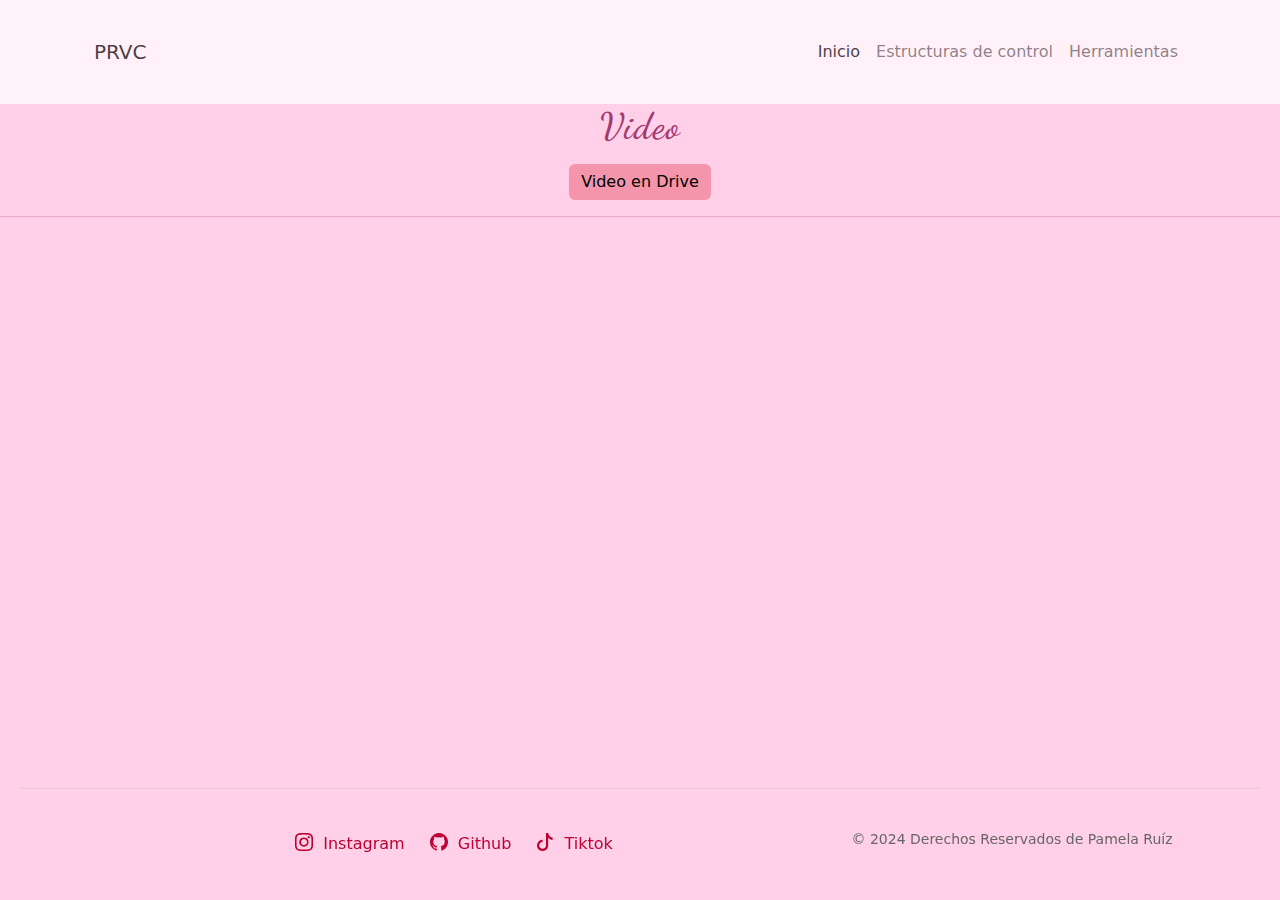
<file: herramientas.html>
<!doctype html>
<html lang="es">
<head>
    <meta charset="utf-8">
    <meta name="viewport" content="width=device-width, initial-scale=1">
    <title>PRVC</title>
    <link href="https://cdn.jsdelivr.net/npm/bootstrap@5.3.3/dist/css/bootstrap.min.css" rel="stylesheet" integrity="sha384-QWTKZyjpPEjISv5WaRU9OFeRpok6YctnYmDr5pNlyT2bRjXh0JMhjY6hW+ALEwIH" crossorigin="anonymous">
    <link rel="stylesheet" href="https://cdn.jsdelivr.net/npm/bootstrap-icons@1.11.3/font/bootstrap-icons.min.css">
    <link rel="stylesheet" href="./css/herramientas.css"> <!-- Enlazamos el archivo CSS -->
    <link rel="preconnect" href="https://fonts.googleapis.com">
    <link rel="preconnect" href="https://fonts.gstatic.com" crossorigin>
    <link href="https://fonts.googleapis.com/css2?family=Dancing+Script:wght@400..700&family=Lora:ital,wght@0,400..700;1,400..700&display=swap" rel="stylesheet">
</head>
<body>
    <header>
        <nav class="navbar navbar-expand-lg" style="background-color: #ffffff; opacity: 0.7;">
            <div class="container">
                <a class="navbar-brand" href="./index.html">PRVC</a>
                <button class="navbar-toggler" type="button" data-bs-toggle="collapse" data-bs-target="#navbarSupportedContent" aria-controls="navbarSupportedContent" aria-expanded="false" aria-label="Toggle navigation">
                    <span class="navbar-toggler-icon"></span>
                </button>
                <div class="collapse navbar-collapse" id="navbarSupportedContent">
                    <ul class="navbar-nav ms-auto mb-2 mb-lg-0">
                        <li class="nav-item">
                            <a class="nav-link active" aria-current="page" href="./index.html">Inicio</a>
                        </li>
                        <li class="nav-item">
                            <a class="nav-link" href="./lineal.html">Estructuras de control</a>
                        </li>
                        <li class="nav-item dropdown">
                            <a class="nav-link" href="./herramientas.html">Herramientas</a>
                        </li>
                    </ul>
                </div>
            </div>
        </nav>
    </header>
    <main>
        <section>
            <div class="text-center" data-aos="flip-left">
                <h2>Video</h2>
                <a href="https://drive.google.com/file/d/1EJYG5n3FdUb4b2JyO45WcYOlJiBNnGBE/view?usp=sharing" target="_blank" class="btn btn-custom mt-2">Video en Drive</a>
            </div>
        </section>
    </main>
    <hr>
    <footer class="footer fixed-bottom">
        <hr>
        <div class="container">
            <div class="row">
                <div class="col-md-8">
                    <div class="footer-links">
                        <a href="https://www.instagram.com/pamelaruiz0509?igsh=MXdmNGNhbGgyM2lyOQ==" target="_blank">
                            <i class="bi bi-instagram"></i>
                            Instagram
                        </a>
                        <a href="https://github.com/pamela0509">
                            <i class="bi bi-github"></i>
                            Github
                        </a>
                        <a href="https://www.tiktok.com/@pamelaruiz0509?_t=8rAh408oOUa&_r=1">
                            <i class="bi bi-tiktok"></i>
                            Tiktok
                        </a>
                    </div>
                </div>
                <div class="col-md-4 text-center">
                    <div class="footer-copyright">
                        &copy; 2024 Derechos Reservados de Pamela Ruíz
                    </div>
                </div>
            </div>
        </div>
    </footer>
    <script src="https://unpkg.com/aos@2.3.1/dist/aos.js"></script>
    <script>
        AOS.init({
            easing: 'ease-out-back',
            duration: 3000
        });

        function createBow() {
            const bow = document.createElement('div');
            bow.className = 'bow';
            bow.style.left = Math.random() * 100 + 'vw'; // Posición horizontal aleatoria
            bow.style.animationDuration = (Math.random() * 3 + 2) + 's'; // Duración aleatoria entre 2 y 5 segundos
            document.body.appendChild(bow);

            // Eliminar el moño después de que termine la animación
            bow.addEventListener('animationend', () => {
                bow.remove();
            });
        }

        setInterval(createBow, 1000); // Crear un moño cada segundo
    </script>
    <script src="https://cdn.jsdelivr.net/npm/bootstrap@5.3.3/dist/js/bootstrap.bundle.min.js" integrity="sha384-YvpcrYf0tY3lHB60NNkmXc5s9fDVZLESaAA55NDzOxhy9GkcIdslK1eN7N6jIeHz" crossorigin="anonymous"></script>
</body>
</html>
</file>
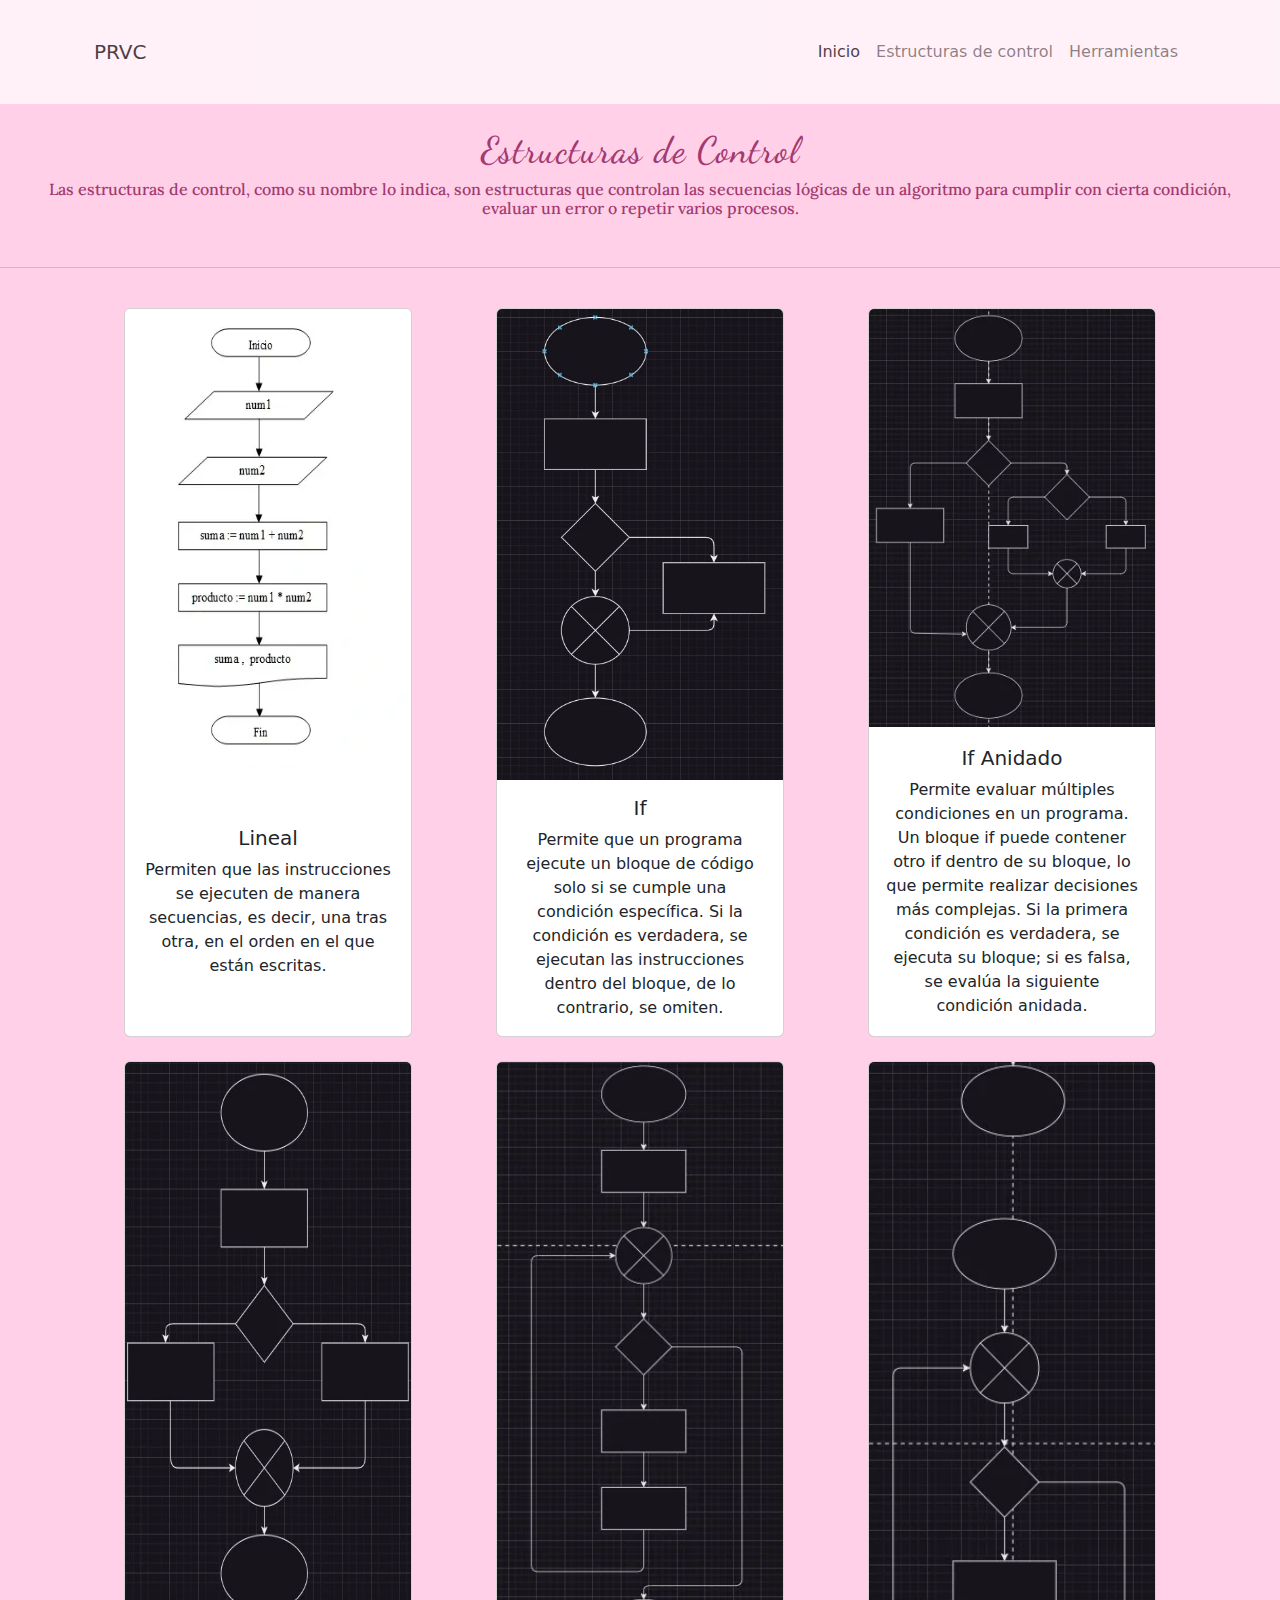
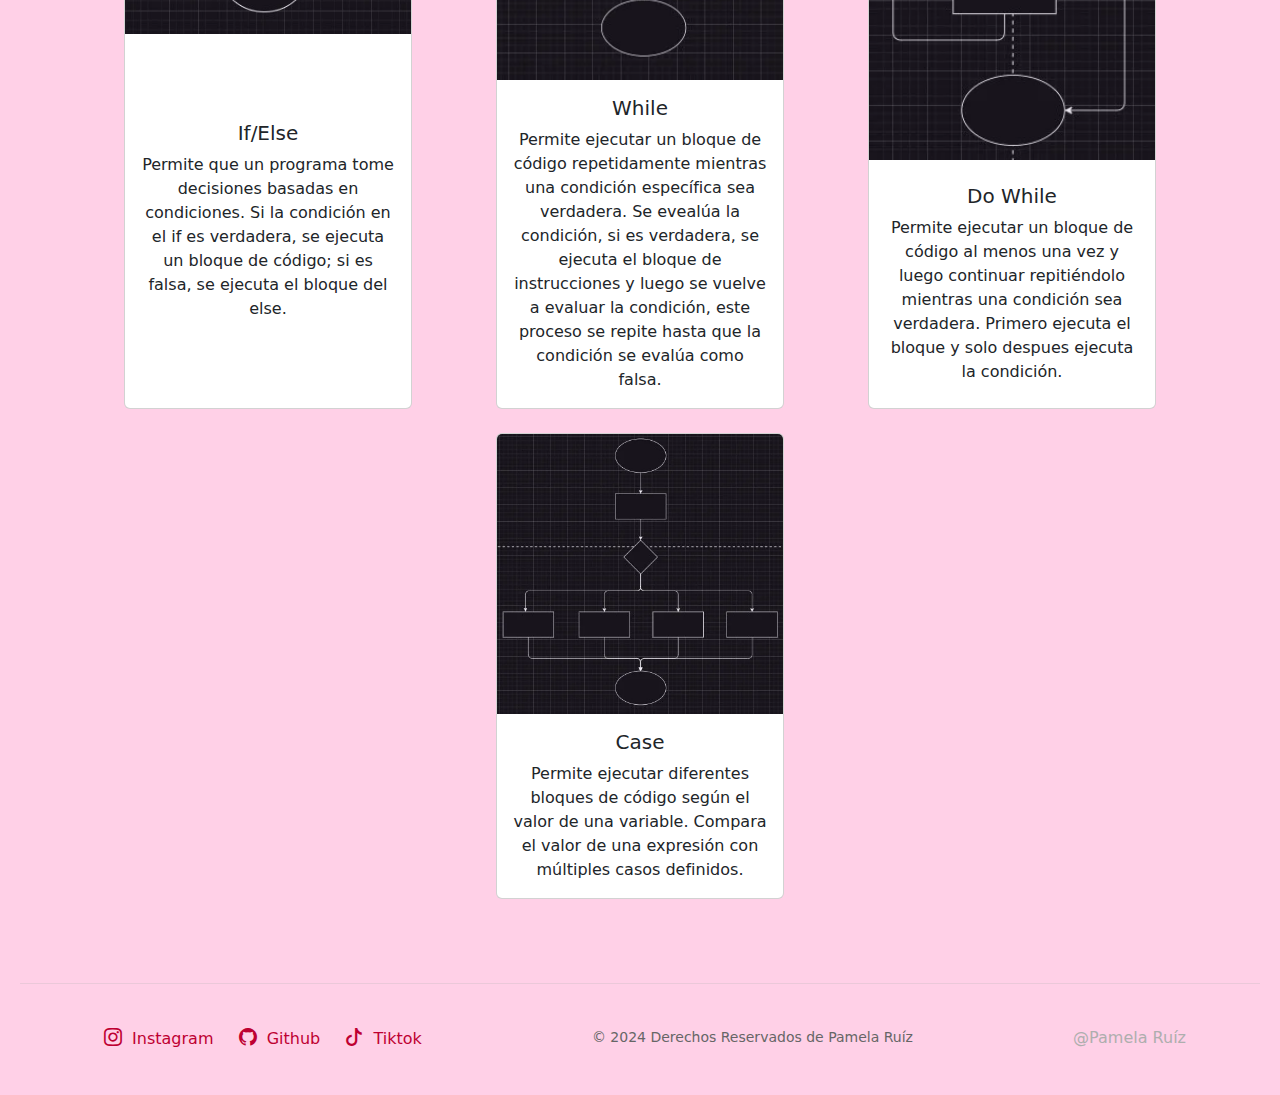
<file: lineal.html>
<!doctype html>
<html lang="es">
<head>
    <meta charset="utf-8">
    <meta name="viewport" content="width=device-width, initial-scale=1">
    <title>PRVC</title>
    <link href="https://cdn.jsdelivr.net/npm/bootstrap@5.3.3/dist/css/bootstrap.min.css" rel="stylesheet" integrity="sha384-QWTKZyjpPEjISv5WaRU9OFeRpok6YctnYmDr5pNlyT2bRjXh0JMhjY6hW+ALEwIH" crossorigin="anonymous">
    <link rel="stylesheet" href="https://cdn.jsdelivr.net/npm/bootstrap-icons@1.11.3/font/bootstrap-icons.min.css">
    <link rel="stylesheet" href="./css/lineal.css">

    <link rel="preconnect" href="https://fonts.googleapis.com">
    <link rel="preconnect" href="https://fonts.gstatic.com" crossorigin>
    <link href="https://fonts.googleapis.com/css2?family=Dancing+Script:wght@400..700&family=Lora:ital,wght@0,400..700;1,400..700&display=swap" rel="stylesheet">
</head>
<body>
    <header>
        <nav class="navbar navbar-expand-lg" style="background-color: #ffffff; opacity: 0.7;">
            <div class="container">
                <a class="navbar-brand" href="./index.html">PRVC</a>
                <button class="navbar-toggler" type="button" data-bs-toggle="collapse" data-bs-target="#navbarSupportedContent" aria-controls="navbarSupportedContent" aria-expanded="false" aria-label="Toggle navigation">
                    <span class="navbar-toggler-icon"></span>
                </button>
                <div class="collapse navbar-collapse" id="navbarSupportedContent">
                    <ul class="navbar-nav ms-auto mb-2 mb-lg-0">
                        <li class="nav-item">
                            <a class="nav-link active" aria-current="page" href="./index.html">Inicio</a>
                        </li>
                        <li class="nav-item">
                            <a class="nav-link" href="./lineal.html">Estructuras de control</a>
                        </li>
                        <li class="nav-item dropdown">
                            <a class="nav-link" href="./herramientas.html">Herramientas</a>
                        </li>
                    </ul>
                </div>
            </div>
        </nav>
    </header>
    <main>
        <section class="section">
            <div class="text-center">
                <h2>Estructuras de Control</h2>
                <h3>Las estructuras de control, como su nombre lo indica, son estructuras que controlan las secuencias lógicas de un algoritmo para cumplir con cierta condición, evaluar un error o repetir varios procesos.</h3>
            </div>
        </section>
        <hr>
        <section class="container">
            <div class="row mb-4">
                <div class="col">
                    <div class="card mx-auto" style="width: 18rem;">
                        <img src="./assets/assets/img/Diagrama.webp" class="card-img-top" alt="imagen 1">
                        <div class="card-body">
                            <h5>Lineal</h5>
                            <p class="card-text">Permiten que las instrucciones se ejecuten de manera secuencias, es decir, una tras otra, en el orden en el que están escritas.</p>
                        </div>
                    </div>
                </div>
                <div class="col">
                    <div class="card mx-auto" style="width: 18rem;">
                        <img src="./assets/assets/img/IF.webp" class="card-img-top" alt="imagen 2">
                        <div class="card-body">
                            <h5>If</h5>
                            <p class="card-text">Permite que un programa ejecute un bloque de código solo si se cumple una condición específica. Si la condición es verdadera, se ejecutan las instrucciones dentro del bloque, de lo contrario, se omiten.</p>
                        </div>
                    </div>
                </div>
                <div class="col">
                    <div class="card mx-auto" style="width: 18rem;">
                        <img src="./assets/assets/img/IFANIDADO.webp" class="card-img-top" alt="imagen 3">
                        <div class="card-body">
                            <h5>If Anidado</h5>
                            <p class="card-text">Permite evaluar múltiples condiciones en un programa. Un bloque if puede contener otro if dentro de su bloque, lo que permite realizar decisiones más complejas. Si la primera condición es verdadera, se ejecuta su bloque; si es falsa, se evalúa la siguiente condición anidada.</p> 
                        </div>
                    </div>
                </div>
            </div>
            <div class="row mb-4">
                <div class="col">
                    <div class="card mx-auto" style="width: 18rem;">
                        <img src="./assets/assets/img/IFELSE.webp" class="card-img-top" alt="imagen 4">
                        <div class="card-body">
                            <h5>If/Else</h5>
                            <p class="card-text">Permite que un programa tome decisiones basadas en condiciones. Si la condición en el if es verdadera, se ejecuta un bloque de código; si es falsa, se ejecuta el bloque del else.</p>
                        </div>
                    </div>
                </div>
                <div class="col">
                    <div class="card mx-auto" style="width: 18rem;">
                        <img src="./assets/assets/img/WHILE.webp" class="card-img-top" alt="imagen 5">
                        <div class="card-body">
                            <h5>While</h5>
                            <p class="card-text">Permite ejecutar un bloque de código repetidamente mientras una condición específica sea verdadera. Se evealúa la condición, si es verdadera, se ejecuta el bloque de instrucciones y luego se vuelve a evaluar la condición, este proceso se repite hasta que la condición se evalúa como falsa.</p>
                        </div>
                    </div>
                </div>
                <div class="col">
                    <div class="card mx-auto" style="width: 18rem;">
                        <img src="./assets/assets/img/DOWHILE.webp" class="card-img-top" alt="imagen 6">
                        <div class="card-body">
                            <h5>Do While</h5>
                            <p class="card-text">Permite ejecutar un bloque de código al menos una vez y luego continuar repitiéndolo mientras una condición sea verdadera. Primero ejecuta el bloque y solo despues ejecuta la condición.</p>
                        </div>
                    </div>
                </div>
            </div>
            <div class="row mb-4">
                <div class="col">
                    <div class="card mx-auto" style="width: 18rem;">
                        <img src="./assets/assets/img/CASE.webp" class="card-img-top" alt="imagen 7">
                        <div class="card-body">
                            <h5>Case</h5>
                            <p class="card-text">Permite ejecutar diferentes bloques de código según el valor de una variable. Compara el valor de una expresión con múltiples casos definidos.</p>
                        </div>
                    </div>
                </div>
            </div>
        </section>
    </main>
    <footer class="footer">
        <hr>
        <div class="container d-flex justify-content-between align-items-center">
            <div class="footer-links">
                <a href="https://www.instagram.com/pamelaruiz0509?igsh=MXdmNGNhbGgyM2lyOQ==" target="_blank">
                    <i class="bi bi-instagram"></i> Instagram
                </a>
                <a href="https://github.com/pamela0509" target="_blank">
                    <i class="bi bi-github"></i> Github
                </a>
                <a href=" https://www.tiktok.com/@pamelaruiz0509?_t=8rAh408oOUa&_r=1" target="_blank">
                    <i class="bi bi-tiktok"></i> Tiktok
                </a>
            </div>
            <div class="footer-copyright">
                &copy; 2024 Derechos Reservados de Pamela Ruíz
            </div>
            <div class="footer-signature">
                @Pamela Ruíz
            </div>
        </div>
    </footer>
    <script src="https://unpkg.com/aos@2.3.1/dist/aos.js"></script>
    <script>
        AOS.init({
            easing: 'ease-out-back',
            duration: 3000
        });
    </script>
    <script src="https://cdn.jsdelivr.net/npm/bootstrap@5.3.3/dist/js/bootstrap.bundle.min.js" integrity="sha384-YvpcrYf0tY3lHB60NNkmXc5s9fDVZLESaAA55NDzOxhy9GkcIdslK1eN7N6jIeHz" crossorigin="anonymous"></script>
</body>
</html>
</file>
<file: css/herramientas.css>
/* styles.css */
body {
    overflow: hidden; /* Evitar scroll por los moños */
}

.bow {
    position: absolute;
    width: 50px; /* Ajusta el tamaño del moño */
    height: 50px;
    background-color: #ff6fa4; /* Color del moño */
    clip-path: polygon(50% 0%, 100% 100%, 0% 100%); /* Forma de moño */
    animation: fall linear forwards;
}

@keyframes fall {
    0% {
        top: -10%;
        opacity: 1;
    }
    100% {
        top: 100%;
        opacity: 0;
    }
}

.container{
    padding: 1.5rem;
}

.section {
    padding: 1.5rem;
}
.card {
    height: 100%; 
    display: flex;
    flex-direction: column; 
}
.card-img-top {
    max-width: 100%; 
    height: auto; 
    flex-grow: 1; 
}
.card-body {
    flex-grow: 1; 
    display: flex;
    flex-direction: column; 
    justify-content: center;
}

.card {
    transition: transform 0.3s ease, box-shadow 0.3s ease; 
}

.card:hover {
    transform: scale(1.05); 
    box-shadow: 0 4px 20px rgb(255, 20, 87);
}


h2 {
    font-family: "Dancing Script", sans-serif;
    letter-spacing: 1px;
    font-size: 2.3rem;
}
h3 {
    font-family: "Lora", sans-serif;
    font-size: 1rem;
}
body {
    background-color: #ffd0e7;
    background-size: cover;
    background-repeat: no-repeat;
    background-position: center;
    color: #a33971;
}
main {
    text-align: center;
}
.footer {
    color: #aeaeae;
    padding: 20px;
    text-align: center;
}
.footer-links a {
    margin: 0 10px;
    color: #BE0032;
    text-decoration: none;
    transform: color 0.2s ease;
}
.footer-links a:hover {
    color: #d96fff;
}
.footer-copyright {
    font-size: 14px;
    color: #666;
}
.bi {
    font-size: 18px;
    margin-right: 5px;
}

.btn-custom {
    background-color: rgb(244, 149, 171); /* Color de fondo rosa */
    color: black; /* Color del texto negro */
    border: none; /* Sin borde */
}

.btn-custom:hover {
    background-color: lightcoral; /* Color de fondo al pasar el mouse */
    color: white; /* Color del texto al pasar el mouse */
}
</file>
<file: css/lineal.css>
.container{
    padding: 1.5rem;
}

.section {
    padding: 1.5rem;
}
.card {
    height: 100%; 
    display: flex;
    flex-direction: column; 
}
.card-img-top {
    max-width: 100%; 
    height: auto; 
    flex-grow: 1; 
}
.card-body {
    flex-grow: 1; 
    display: flex;
    flex-direction: column; 
    justify-content: center;
}

.card {
    transition: transform 0.3s ease, box-shadow 0.3s ease; 
}

.card:hover {
    transform: scale(1.05); 
    box-shadow: 0 4px 20px rgb(255, 20, 87);
}


h2 {
    font-family: "Dancing Script", sans-serif;
    letter-spacing: 1px;
    font-size: 2.3rem;
}
h3 {
    font-family: "Lora", sans-serif;
    font-size: 1rem;
}
body {
    background-color: #ffd0e7;
    background-size: cover;
    background-repeat: no-repeat;
    background-position: center;
    color: #a33971;
}
main {
    text-align: center;
}
.footer {
    color: #aeaeae;
    padding: 20px;
    text-align: center;
}
.footer-links a {
    margin: 0 10px;
    color: #BE0032;
    text-decoration: none;
    transform: color 0.2s ease;
}
.footer-links a:hover {
    color: #d96fff;
}
.footer-copyright {
    font-size: 14px;
    color: #666;
}
.bi {
    font-size: 18px;
    margin-right: 5px;
}
</file>
